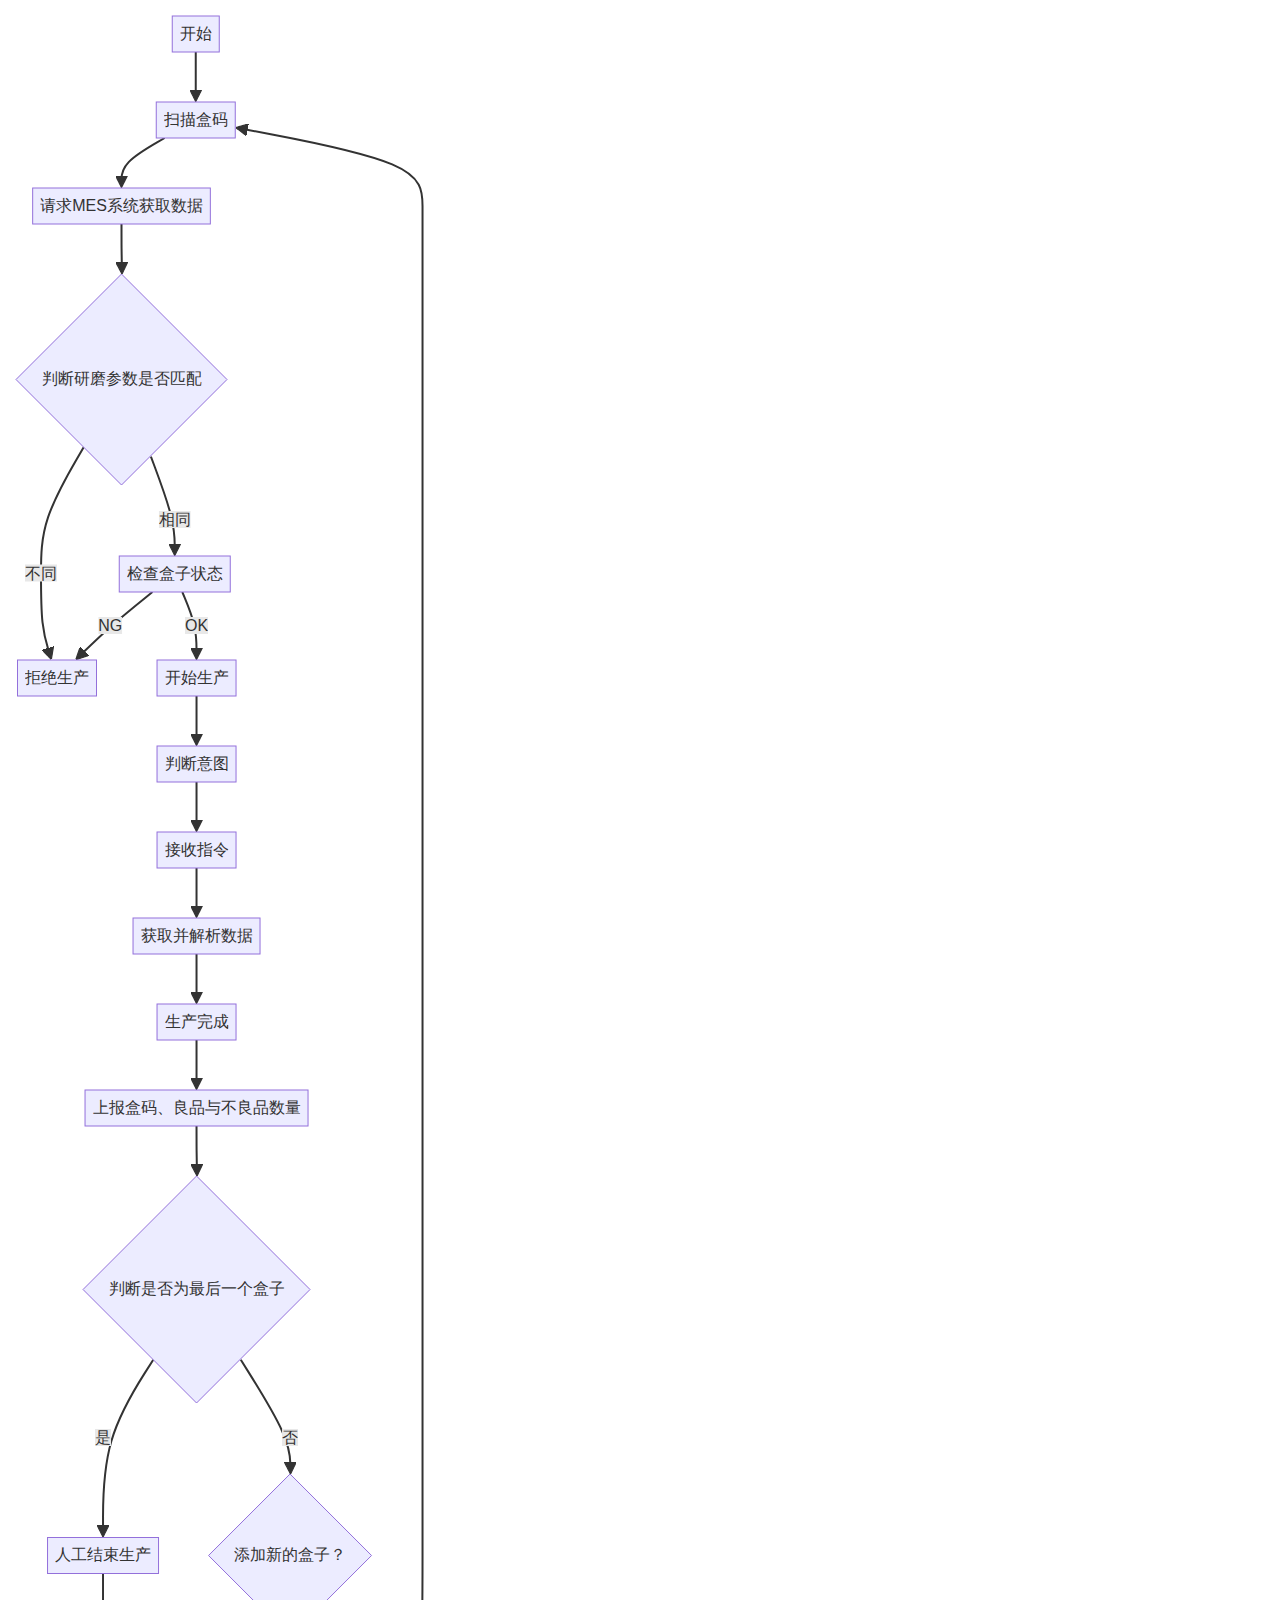
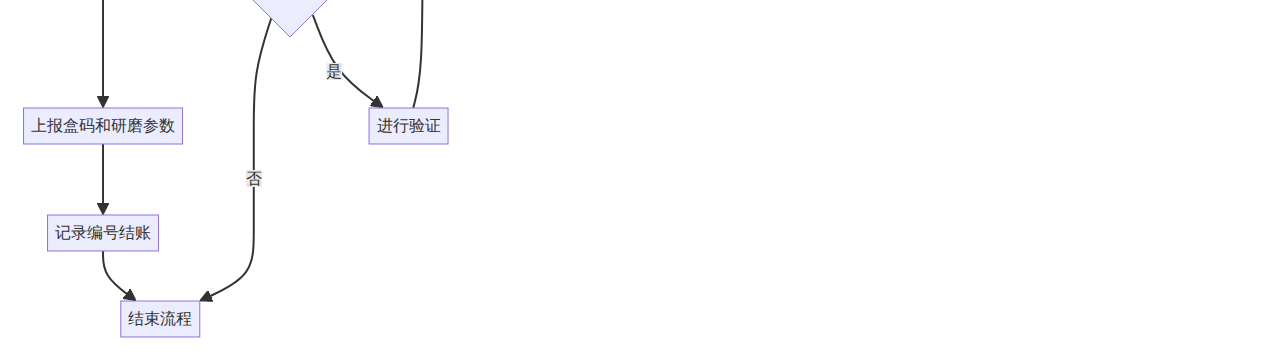
<file: Html/MainFlow.html>
﻿<!DOCTYPE html>
<html>
<head>
    <meta charset="UTF-8">
    <title>Mermaid Test</title>
    <script src="../Scripts/mermaid.min.js"></script>

    <script>
        mermaid.initialize({
            startOnLoad: true,
            securityLevel: 'loose',
            logLevel: 'debug'
        });
    </script>
</head>
<body>
    <div class="mermaid">
        flowchart TD
        A[开始] --> B[扫描盒码]
        B --> C[请求MES系统获取数据]
        C --> D{判断研磨参数是否匹配}
        D -- 不同 --> E[拒绝生产]
        D -- 相同 --> F[检查盒子状态]
        F -- NG --> E
        F -- OK --> G[开始生产]
        G --> H[判断意图]
        H --> I[接收指令]
        I --> J[获取并解析数据]
        J --> K[生产完成]
        K --> L[上报盒码、良品与不良品数量]
        L --> M{判断是否为最后一个盒子}
        M -- 是 --> N[人工结束生产]
        N --> O[上报盒码和研磨参数]
        O --> P[记录编号结账]
        P --> Q[结束流程]
        M -- 否 --> R{添加新的盒子？}
        R -- 否 --> Q
        R -- 是 --> S[进行验证]
        S --> B
    </div>
</body>
</html>
</file>
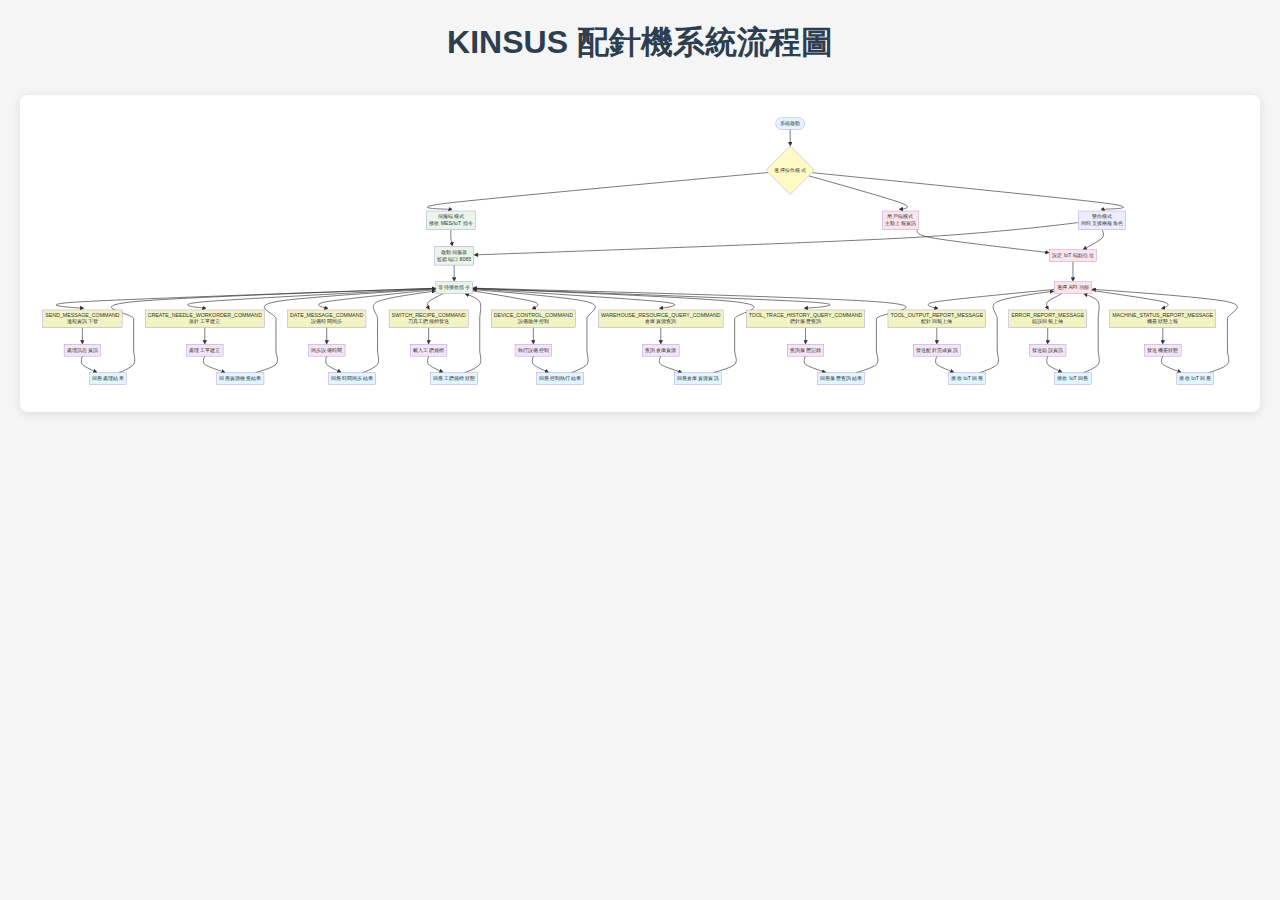
<file: KINSUS/Archive/Html/MainFlow.html>
﻿<!DOCTYPE html>
<html>
<head>
    <meta charset="UTF-8">
    <title>KINSUS 配針機系統流程圖</title>
    <script src="../Scripts/mermaid.min.js"></script>
    <style>
        body {
            font-family: 'Microsoft JhengHei', Arial, sans-serif;
            background-color: #f5f5f5;
            margin: 20px;
        }
        .mermaid {
            background-color: white;
            border-radius: 8px;
            padding: 20px;
            box-shadow: 0 2px 10px rgba(0,0,0,0.1);
        }
        h1 {
            text-align: center;
            color: #2c3e50;
            margin-bottom: 30px;
        }
    </style>
    <script>
        mermaid.initialize({
            startOnLoad: true,
            securityLevel: 'loose',
            logLevel: 'info',
            theme: 'default',
            flowchart: {
                useMaxWidth: true,
                htmlLabels: true,
                curve: 'cardinal'
            }
        });
    </script>
</head>
<body>
    <h1>KINSUS 配針機系統流程圖</h1>
    <div class="mermaid">
        flowchart TD
            Start([系統啟動]) --> Mode{選擇操作模式}
            
            %% 模式選擇
            Mode --> ServerMode[伺服端模式<br/>接收 MES/IoT 指令]
            Mode --> ClientMode[用戶端模式<br/>主動上報資訊]
            Mode --> DualMode[雙向模式<br/>同時支援兩種角色]
            
            %% 伺服端流程
            ServerMode --> StartServer[啟動伺服器<br/>監聽端口 8085]
            StartServer --> WaitCmd[等待接收指令]
            
            WaitCmd --> SendMsg[SEND_MESSAGE_COMMAND<br/>遠程資訊下發]
            WaitCmd --> CreateWO[CREATE_NEEDLE_WORKORDER_COMMAND<br/>派針工單建立]
            WaitCmd --> SyncTime[DATE_MESSAGE_COMMAND<br/>設備時間同步]
            WaitCmd --> SwitchRecipe[SWITCH_RECIPE_COMMAND<br/>刀具工鑽袋檔發送]
            WaitCmd --> DeviceCtrl[DEVICE_CONTROL_COMMAND<br/>設備啟停控制]
            WaitCmd --> QueryWarehouse[WAREHOUSE_RESOURCE_QUERY_COMMAND<br/>倉庫資源查詢]
            WaitCmd --> QueryHistory[TOOL_TRACE_HISTORY_QUERY_COMMAND<br/>鑽針履歷查詢]
            
            %% 指令處理
            SendMsg --> ProcessMsg[處理訊息資訊]
            CreateWO --> ProcessWO[處理工單建立]
            SyncTime --> ProcessTime[同步設備時間]
            SwitchRecipe --> ProcessRecipe[載入工鑽袋檔]
            DeviceCtrl --> ProcessCtrl[執行設備控制]
            QueryWarehouse --> ProcessWarehouse[查詢倉庫資源]
            QueryHistory --> ProcessHistory[查詢履歷記錄]
            
            ProcessMsg --> Response1[回應處理結果]
            ProcessWO --> Response2[回應資源檢查結果]
            ProcessTime --> Response3[回應時間同步結果]
            ProcessRecipe --> Response4[回應工鑽袋檔狀態]
            ProcessCtrl --> Response5[回應控制執行結果]
            ProcessWarehouse --> Response6[回應倉庫資源資訊]
            ProcessHistory --> Response7[回應履歷查詢結果]
            
            Response1 --> WaitCmd
            Response2 --> WaitCmd
            Response3 --> WaitCmd
            Response4 --> WaitCmd
            Response5 --> WaitCmd
            Response6 --> WaitCmd
            Response7 --> WaitCmd
            
            %% 用戶端流程
            ClientMode --> SetIoTEndpoint[設定 IoT 端點位址]
            SetIoTEndpoint --> SelectAPI[選擇 API 功能]
            
            SelectAPI --> ToolOutput[TOOL_OUTPUT_REPORT_MESSAGE<br/>配針回報上傳]
            SelectAPI --> ErrorReport[ERROR_REPORT_MESSAGE<br/>錯誤回報上傳]
            SelectAPI --> StatusReport[MACHINE_STATUS_REPORT_MESSAGE<br/>機臺狀態上報]
            
            ToolOutput --> SendToolReport[發送配針完成資訊]
            ErrorReport --> SendErrorReport[發送錯誤資訊]
            StatusReport --> SendStatusReport[發送機臺狀態]
            
            SendToolReport --> IoTResponse1[接收 IoT 回應]
            SendErrorReport --> IoTResponse2[接收 IoT 回應]
            SendStatusReport --> IoTResponse3[接收 IoT 回應]
            
            IoTResponse1 --> SelectAPI
            IoTResponse2 --> SelectAPI
            IoTResponse3 --> SelectAPI
            
            %% 雙向模式
            DualMode --> StartServer
            DualMode --> SetIoTEndpoint
            
            %% 樣式定義
            classDef startEnd fill:#e1f5fe
            classDef process fill:#f3e5f5
            classDef decision fill:#fff9c4
            classDef server fill:#e8f5e8
            classDef client fill:#fce4ec
            classDef api fill:#f0f4c3
            
            class Start,Response1,Response2,Response3,Response4,Response5,Response6,Response7,IoTResponse1,IoTResponse2,IoTResponse3 startEnd
            class ProcessMsg,ProcessWO,ProcessTime,ProcessRecipe,ProcessCtrl,ProcessWarehouse,ProcessHistory,SendToolReport,SendErrorReport,SendStatusReport process
            class Mode decision
            class ServerMode,StartServer,WaitCmd server
            class ClientMode,SetIoTEndpoint,SelectAPI client
            class SendMsg,CreateWO,SyncTime,SwitchRecipe,DeviceCtrl,QueryWarehouse,QueryHistory,ToolOutput,ErrorReport,StatusReport api
    </div>
</body>
</html>
</file>
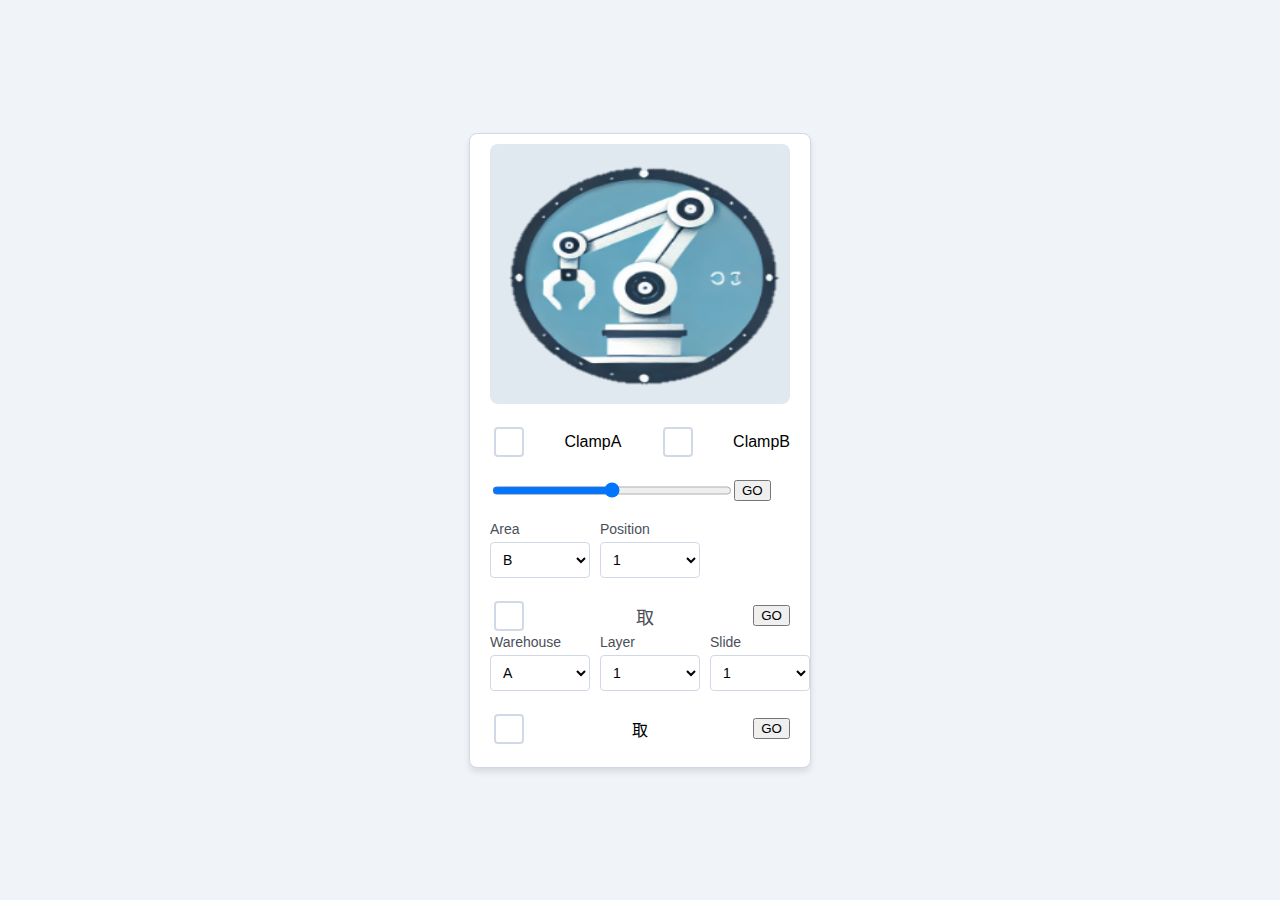
<file: KINSUS/Archive/wwwroot/RobotControl.html>
<!DOCTYPE html>
<html lang="zh-TW">
<head>
    <meta charset="UTF-8">
    <meta name="viewport" content="width=device-width, initial-scale=1.0">
    <title>Robotic Arm Control</title>
    <style>
        body {
            font-family: Arial, sans-serif;
            background-color: #f0f4f8;
            display: flex;
            flex-direction: column;
            align-items: center;
            justify-content: center;
            height: 100vh;
            margin: 0;
        }

        .control-panel {
            background-color: #ffffff;
            border: 1px solid #d1d9e6;
            border-radius: 8px;
            padding: 20px;
            width: 300px;
            box-shadow: 0 4px 6px rgba(0, 0, 0, 0.1);
            text-align: center;
        }

        .combobox-container {
            display: flex;
            align-items: center;
            gap: 10px;
        }

        .combobox-group {
            display: flex;
            flex-direction: column;
            align-items: flex-start;
        }

            .combobox-group label {
                margin-bottom: 5px;
                font-size: 14px;
                color: #4a4f59;
            }

        .combobox {
            width: 100px;
            padding: 8px;
            font-size: 14px;
            border: 1px solid #d1d9e6;
            border-radius: 4px;
            background-color: #ffffff;
        }
        .robotic-arm {
            width: 100%;
            height: 250px;
            background-color: #e0e8f0;
            border-radius: 8px;
            margin-bottom: 20px;
            display: flex;
            align-items: center;
            justify-content: center;
            color: #6b7b91;
            font-size: 14px;
        }

        .slider-container {
            margin: 20px 0;
            display: flex;
            text-align: left;
        }

            .slider-container label {
                display: block;
                margin-bottom: 5px;
                font-size: 14px;
                color: #4a4f59;
            }

        .slider {
            width: 80%;
        }

        .checkbox-container {
            margin-top: 20px;
            display: flex;
            align-items: center; /* 垂直居中 */
            justify-content: space-between; /* 水平均勻分布 */
            gap: 1px; /* 控制元素之間的間距 */
        }

        .checkbox {
            width: 30px; /* 寬度 */
            height: 30px; /* 高度 */
            appearance: none; /* 隱藏瀏覽器默認樣式 */
            background-color: #ffffff; /* 背景顏色 */
            border: 2px solid #d1d9e6; /* 邊框 */
            border-radius: 4px; /* 圓角 */
            cursor: pointer; /* 鼠標樣式 */
            display: inline-block;
            position: relative;
        }

            .checkbox:checked {
                background-color: #3b82f6; /* 勾選後的顏色 */
                border-color: #3b82f6;
            }

                .checkbox:checked::after {
                    content: ''; /* 添加勾選標記 */
                    position: absolute;
                    top: 4px;
                    left: 10px;
                    width: 6px;
                    height: 12px;
                    border: solid #ffffff;
                    border-width: 0 2px 2px 0;
                    transform: rotate(45deg);
                }

        .checkbox-label {
            font-size: 18px; /* 放大文字大小 */
            color: #4a4f59;
            margin-left: 10px;
        }
    </style>
</head>
<body>
    <div class="control-panel">
        <div class="robotic-arm">
            <img src="robotic-arm.png" alt="Robotic Arm" class="robotic-arm" />
        </div>
        <div class="checkbox-container">
            <input id="ClampA" type="checkbox"  class="checkbox">
            <label >ClampA</label>
            <input id="ClampB" type="checkbox"  class="checkbox">
            <label>ClampB</label>
        </div>
        <div class="slider-container">

            <input type="range" id="speed" class="slider" min="0" max="100" value="50">
            <button id="Btn_ChangeSpeed">GO</button>
            <label id="SpeedDisplay" />
        </div>
        <div class="combobox-container">
            <div class="combobox-group">
                <label for="arm-selection">Area</label>
                <select id="arm-selection" class="combobox">
                    <option value="B">B</option>
                    <option value="C">C</option>
                    <option value="D">D</option>
                    <option value="E">E</option>
                    <option value="F">F</option>
                    <option value="G">G</option>
                    <option value="H">H</option>
                </select>
            </div>
            <div class="combobox-group">
                <label for="position-selection">Position</label>
                <select id="position-selection" class="combobox"></select>
            </div>
        </div>

        <div class="checkbox-container">
            <input type="checkbox" id="toggle-checkbox" class="checkbox">
            <label for="toggle-checkbox" id="A_Lable" class="checkbox-label">取</label>
            <button>GO</button>
        </div>

        <div class="combobox-container">
            <div class="combobox-group">
                <label for="Wd-Warehouse">Warehouse</label>
                <select id="Wd-Warehouse" class="combobox">
                    <option value="0">A</option>
                    <option value="1">B</option>
                </select>
            </div>
            <div class="combobox-group">
                <label for="Wd-layer">Layer</label>
                <select id="Wd-layer" class="combobox">
                    <option value="1">1</option>
                    <option value="2">2</option>
                    <option value="3">3</option>
                    <option value="4">4</option>
                    <option value="5">5</option>
                    <option value="6">6</option>
                    <option value="7">7</option>
                    <option value="8">8</option>
                    <option value="9">9</option>
                    <option value="10">10</option>
                </select>
            </div>
            <div class="combobox-group">
                <label for="Wd-Slide">Slide</label>
                <select id="Wd-Slide" class="combobox">
                    <option value="1">1</option>
                    <option value="2">2</option>
                    <option value="3">3</option>
                    <option value="4">4</option>
                    <option value="5">5</option>
                    <option value="6">6</option>
                    <option value="7">7</option>
                    <option value="8">8</option>
                    <option value="9">9</option>
                    <option value="10">10</option>
                    <option value="11">11</option>
                    <option value="12">12</option>
                    <option value="13">13</option>
                    <option value="14">14</option>
                    <option value="15">15</option>
                    <option value="16">16</option>
                    <option value="17">17</option>
                    <option value="18">18</option>
                    <option value="19">19</option>
                    <option value="20">20</option>
                </select>
            </div>


        </div>
        <div class="checkbox-container">
            <input type="checkbox" id="toggle-checkboxw" class="checkbox">
            <label for="toggle-checkboxw" id="W_Lable">取</label>
            <button>GO</button>
        </div>

    </div>

    <script>
        // 動態生成 1 到 28 的選項
        const selectElement = document.getElementById('position-selection');
        for (let i = 1; i <= 28; i++) {
            const option = document.createElement('option');
            option.value = i;
            option.textContent = i; // 顯示選項的文本
            selectElement.appendChild(option);
        }

        // Toggle Checkbox 功能
        const checkbox = document.getElementById('toggle-checkbox');
        const label = document.getElementById('A_Lable');
      

        checkbox.addEventListener('change', () => {
            if (checkbox.checked) {
                label.textContent = '取'; // 勾選時顯示 "取"
            } else {
                label.textContent = '放'; // 未勾選時顯示 "放"
            }
        });

        const checkbox1 = document.getElementById('toggle-checkboxw');
        const label1 = document.getElementById('W_Lable');
      

        checkbox1.addEventListener('change', () => {
            if (checkbox1.checked) {
                label1.textContent = '取'; // 勾選時顯示 "取"
            } else {
                label1.textContent = '放'; // 未勾選時顯示 "放"
            }
        });

        const ClampA = document.getElementById('ClampA');
        const ClampB = document.getElementById('ClampB');

        ClampA.addEventListener('change', () => {
            fetch("/api/OperationClamp", {
                method: "POST",
                headers: {
                    "Content-Type": "application/json"
                },
                body: JSON.stringify({ Clip:"A", checked:ClampA.checked })
            })
                .then(response => {
                    if (!response.ok) throw new Error("夾爪請求失敗");
                    return response.json();
                })
                .then(data => {
                    console.log("ClampA成功:", data);
                    alert("ClampA成功！");
                })
                .catch(error => {
                    console.error("入料失敗:", error);
                    alert("入料失敗！");
                });
        });

        ClampB.addEventListener('change', () => {
            fetch("/api/OperationClamp", {
                method: "POST",
                headers: {
                    "Content-Type": "application/json"
                },
                body: JSON.stringify({ Clip: "B", checked: ClampB.checked })
            })
                .then(response => {
                    if (!response.ok) throw new Error("夾爪請求失敗");
                    return response.json();
                })
                .then(data => {
                    console.log("ClampA成功:", data);
                    alert("ClampB成功！");
                })
                .catch(error => {
                    console.error("入料失敗:", error);
                    alert("入料失敗！");
                });
        });

        const speed = document.getElementById('speed');
        const SpeedDisplay = document.getElementById('SpeedDisplay');
        speed.addEventListener('change', () => {

            SpeedDisplay.textContent = speed.value;
        });
     

        const Btn_ChangeSpeed = document.getElementById('Btn_ChangeSpeed');
         Btn_ChangeSpeed.addEventListener('click', () => {
            fetch("/api/ChangeSpeed", {
                method: "POST",
                headers: {
                    "Content-Type": "application/json"
                },
                body: JSON.stringify({ Speed: speed.value })
            })
                .then(response => {
                    if (!response.ok) throw new Error("速度請求失敗");
                    return response.json();
                })
                .then(data => {
                    console.log("速度成功:", data);
                    alert("速度成功！");
                })
                .catch(error => {
                    console.error("速度失敗:", error);
                    alert("速度失敗！");
                });
        });
        


    </script>
</body>
</html>
</file>
